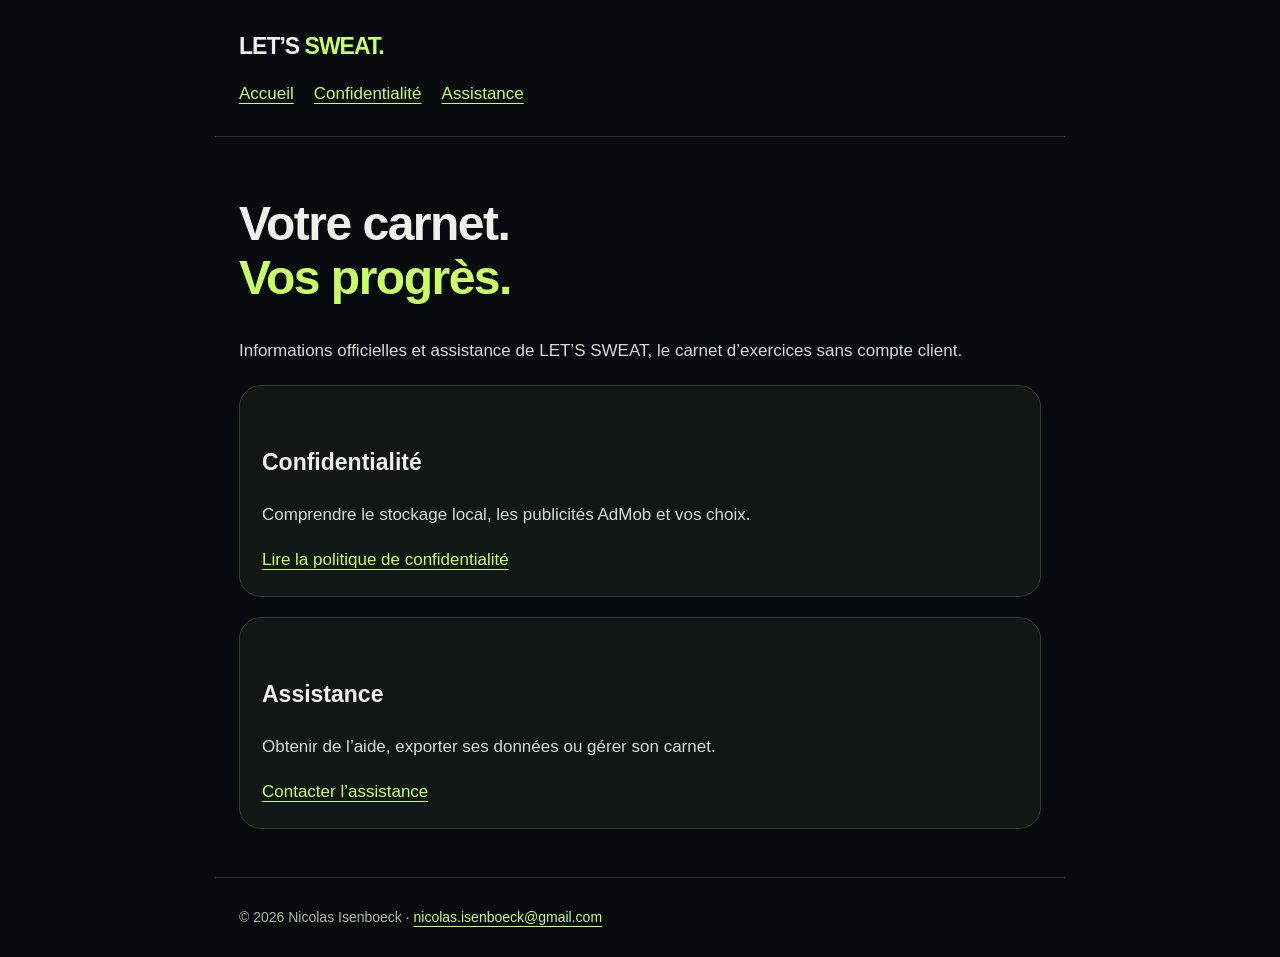
<file: index.html>
<!doctype html><html lang="fr"><head><meta charset="utf-8"><meta name="viewport" content="width=device-width,initial-scale=1"><meta name="robots" content="noindex"><meta name="description" content="Confidentialité et assistance de l’application LET’S SWEAT."><title>LET’S SWEAT — Informations et assistance</title><link rel="stylesheet" href="style.css"></head><body><header><strong class="logo">LET’S <span class="lime">SWEAT.</span></strong><nav aria-label="Navigation"><a href="index.html">Accueil</a><a href="privacy.html">Confidentialité</a><a href="support.html">Assistance</a></nav></header><main><h1>Votre carnet.<br><span class="lime">Vos progrès.</span></h1><p>Informations officielles et assistance de LET’S SWEAT, le carnet d’exercices sans compte client.</p><div class="card"><h2>Confidentialité</h2><p>Comprendre le stockage local, les publicités AdMob et vos choix.</p><a href="privacy.html">Lire la politique de confidentialité</a></div><div class="card"><h2>Assistance</h2><p>Obtenir de l’aide, exporter ses données ou gérer son carnet.</p><a href="support.html">Contacter l’assistance</a></div></main><footer>© 2026 Nicolas Isenboeck · <a href="mailto:nicolas.isenboeck@gmail.com">nicolas.isenboeck@gmail.com</a></footer></body></html>
</file>
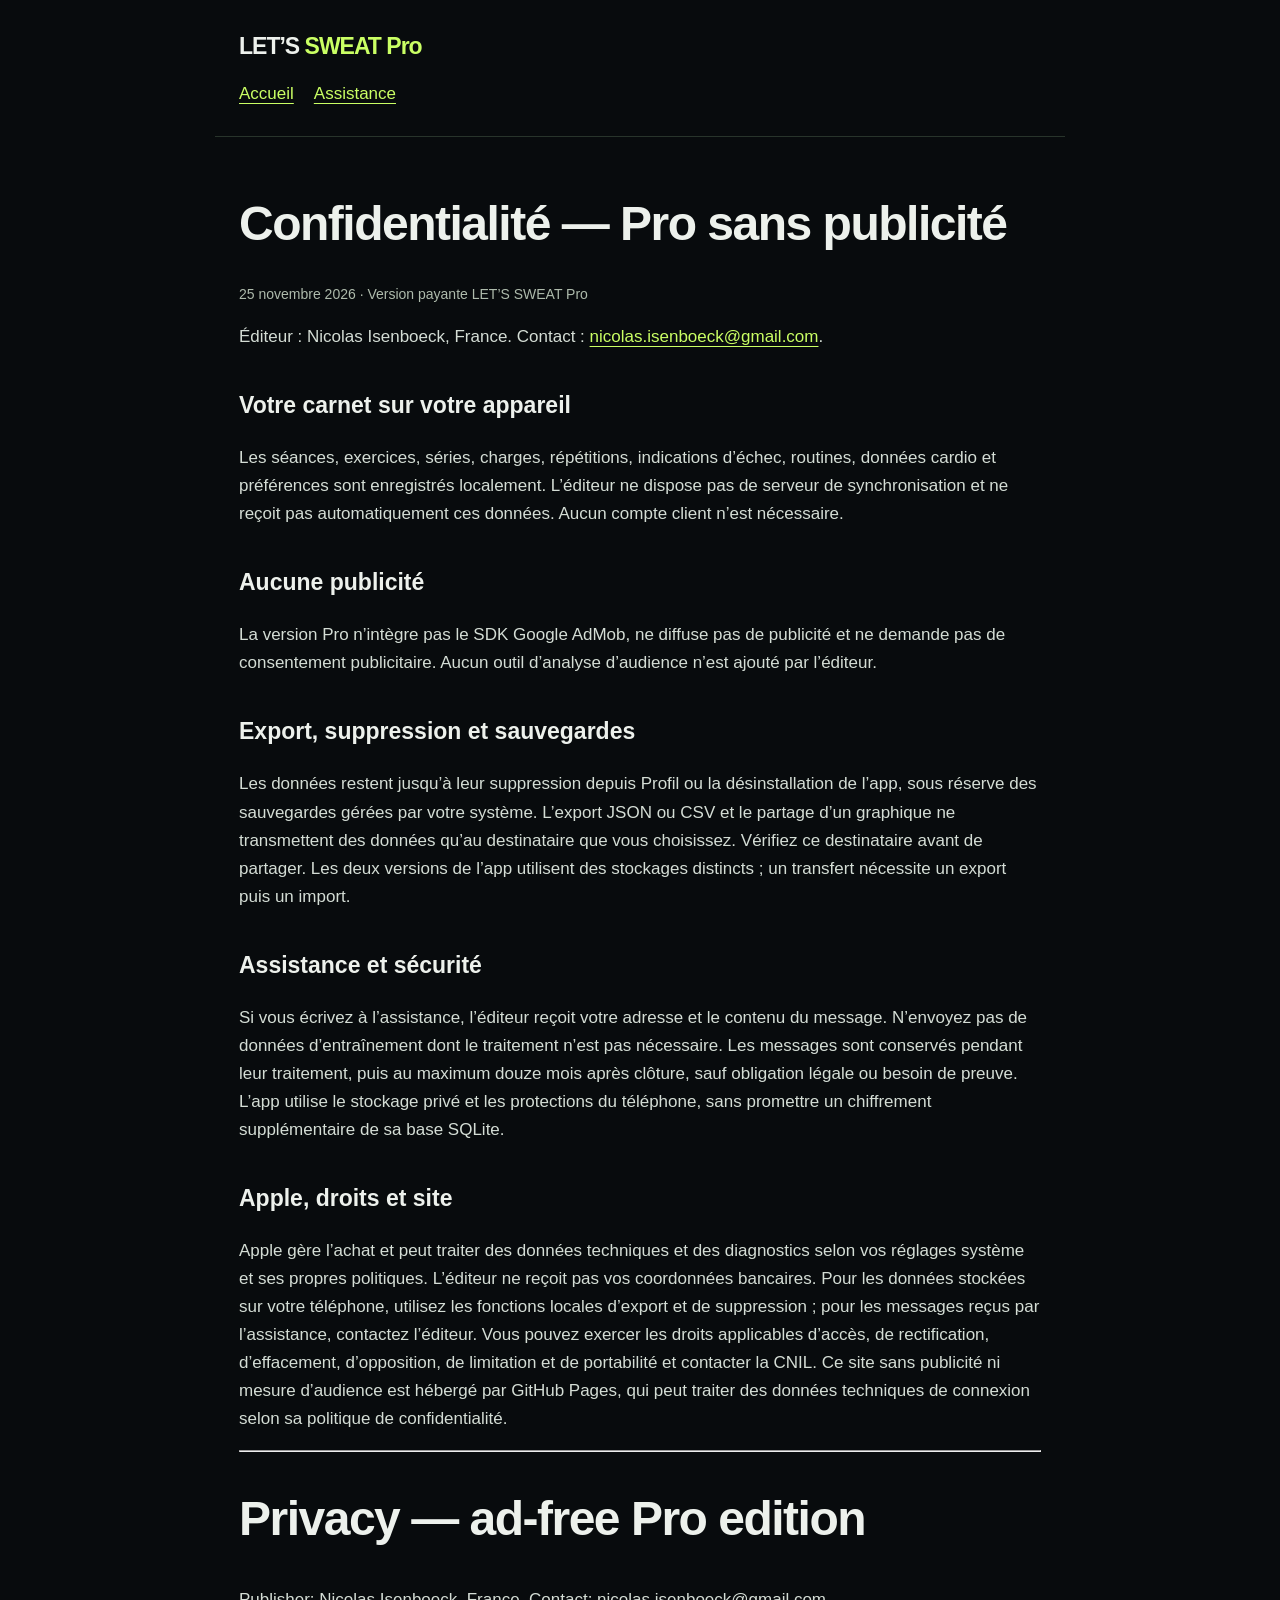
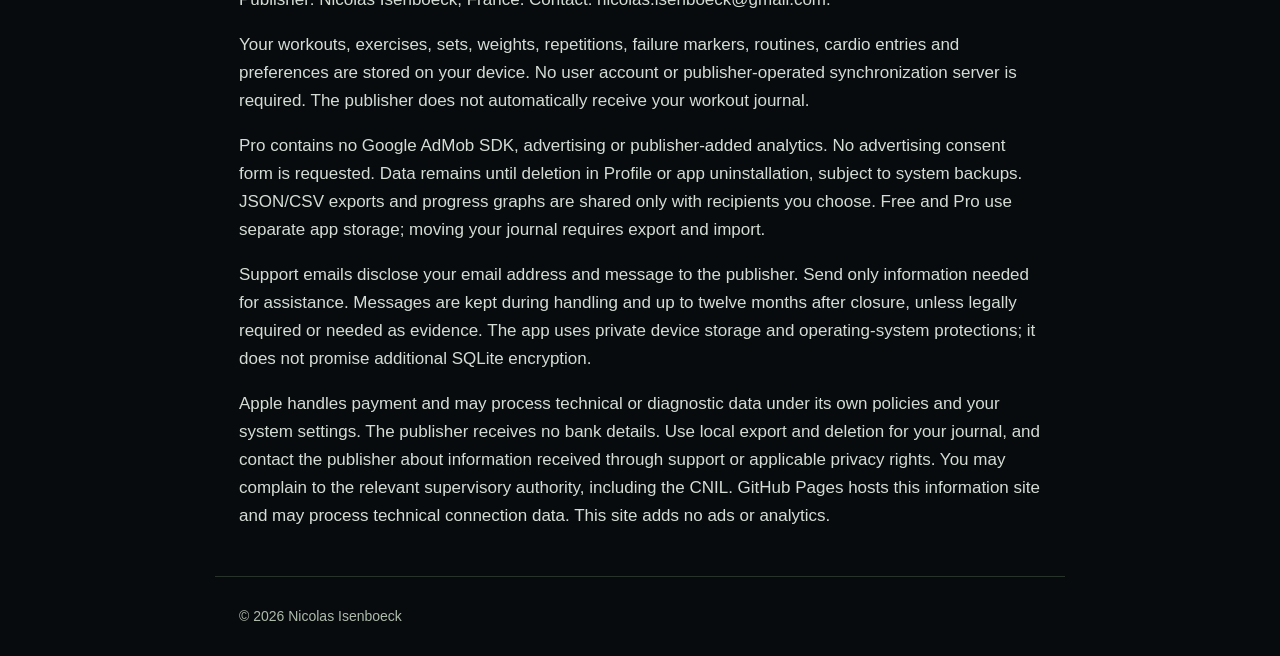
<file: privacy-pro.html>
<!doctype html><html lang="fr"><head><meta charset="utf-8"><meta name="viewport" content="width=device-width,initial-scale=1"><title>LET’S SWEAT Pro — Confidentialité / Privacy</title><link rel="stylesheet" href="style.css"></head><body><header><strong class="logo">LET’S <span class="lime">SWEAT Pro</span></strong><nav><a href="index.html">Accueil</a><a href="support.html">Assistance</a></nav></header><main><h1>Confidentialité — Pro sans publicité</h1><p class="date">25 novembre 2026 · Version payante LET’S SWEAT Pro</p><p>Éditeur : Nicolas Isenboeck, France. Contact : <a href="mailto:nicolas.isenboeck@gmail.com">nicolas.isenboeck@gmail.com</a>.</p><h2>Votre carnet sur votre appareil</h2><p>Les séances, exercices, séries, charges, répétitions, indications d’échec, routines, données cardio et préférences sont enregistrés localement. L’éditeur ne dispose pas de serveur de synchronisation et ne reçoit pas automatiquement ces données. Aucun compte client n’est nécessaire.</p><h2>Aucune publicité</h2><p>La version Pro n’intègre pas le SDK Google AdMob, ne diffuse pas de publicité et ne demande pas de consentement publicitaire. Aucun outil d’analyse d’audience n’est ajouté par l’éditeur.</p><h2>Export, suppression et sauvegardes</h2><p>Les données restent jusqu’à leur suppression depuis Profil ou la désinstallation de l’app, sous réserve des sauvegardes gérées par votre système. L’export JSON ou CSV et le partage d’un graphique ne transmettent des données qu’au destinataire que vous choisissez. Vérifiez ce destinataire avant de partager. Les deux versions de l’app utilisent des stockages distincts ; un transfert nécessite un export puis un import.</p><h2>Assistance et sécurité</h2><p>Si vous écrivez à l’assistance, l’éditeur reçoit votre adresse et le contenu du message. N’envoyez pas de données d’entraînement dont le traitement n’est pas nécessaire. Les messages sont conservés pendant leur traitement, puis au maximum douze mois après clôture, sauf obligation légale ou besoin de preuve. L’app utilise le stockage privé et les protections du téléphone, sans promettre un chiffrement supplémentaire de sa base SQLite.</p><h2>Apple, droits et site</h2><p>Apple gère l’achat et peut traiter des données techniques et des diagnostics selon vos réglages système et ses propres politiques. L’éditeur ne reçoit pas vos coordonnées bancaires. Pour les données stockées sur votre téléphone, utilisez les fonctions locales d’export et de suppression ; pour les messages reçus par l’assistance, contactez l’éditeur. Vous pouvez exercer les droits applicables d’accès, de rectification, d’effacement, d’opposition, de limitation et de portabilité et contacter la CNIL. Ce site sans publicité ni mesure d’audience est hébergé par GitHub Pages, qui peut traiter des données techniques de connexion selon sa politique de confidentialité.</p><hr><section lang="en"><h1>Privacy — ad-free Pro edition</h1><p>Publisher: Nicolas Isenboeck, France. Contact: nicolas.isenboeck@gmail.com.</p><p>Your workouts, exercises, sets, weights, repetitions, failure markers, routines, cardio entries and preferences are stored on your device. No user account or publisher-operated synchronization server is required. The publisher does not automatically receive your workout journal.</p><p>Pro contains no Google AdMob SDK, advertising or publisher-added analytics. No advertising consent form is requested. Data remains until deletion in Profile or app uninstallation, subject to system backups. JSON/CSV exports and progress graphs are shared only with recipients you choose. Free and Pro use separate app storage; moving your journal requires export and import.</p><p>Support emails disclose your email address and message to the publisher. Send only information needed for assistance. Messages are kept during handling and up to twelve months after closure, unless legally required or needed as evidence. The app uses private device storage and operating-system protections; it does not promise additional SQLite encryption.</p><p>Apple handles payment and may process technical or diagnostic data under its own policies and your system settings. The publisher receives no bank details. Use local export and deletion for your journal, and contact the publisher about information received through support or applicable privacy rights. You may complain to the relevant supervisory authority, including the CNIL. GitHub Pages hosts this information site and may process technical connection data. This site adds no ads or analytics.</p></section></main><footer>© 2026 Nicolas Isenboeck</footer></body></html>
</file>
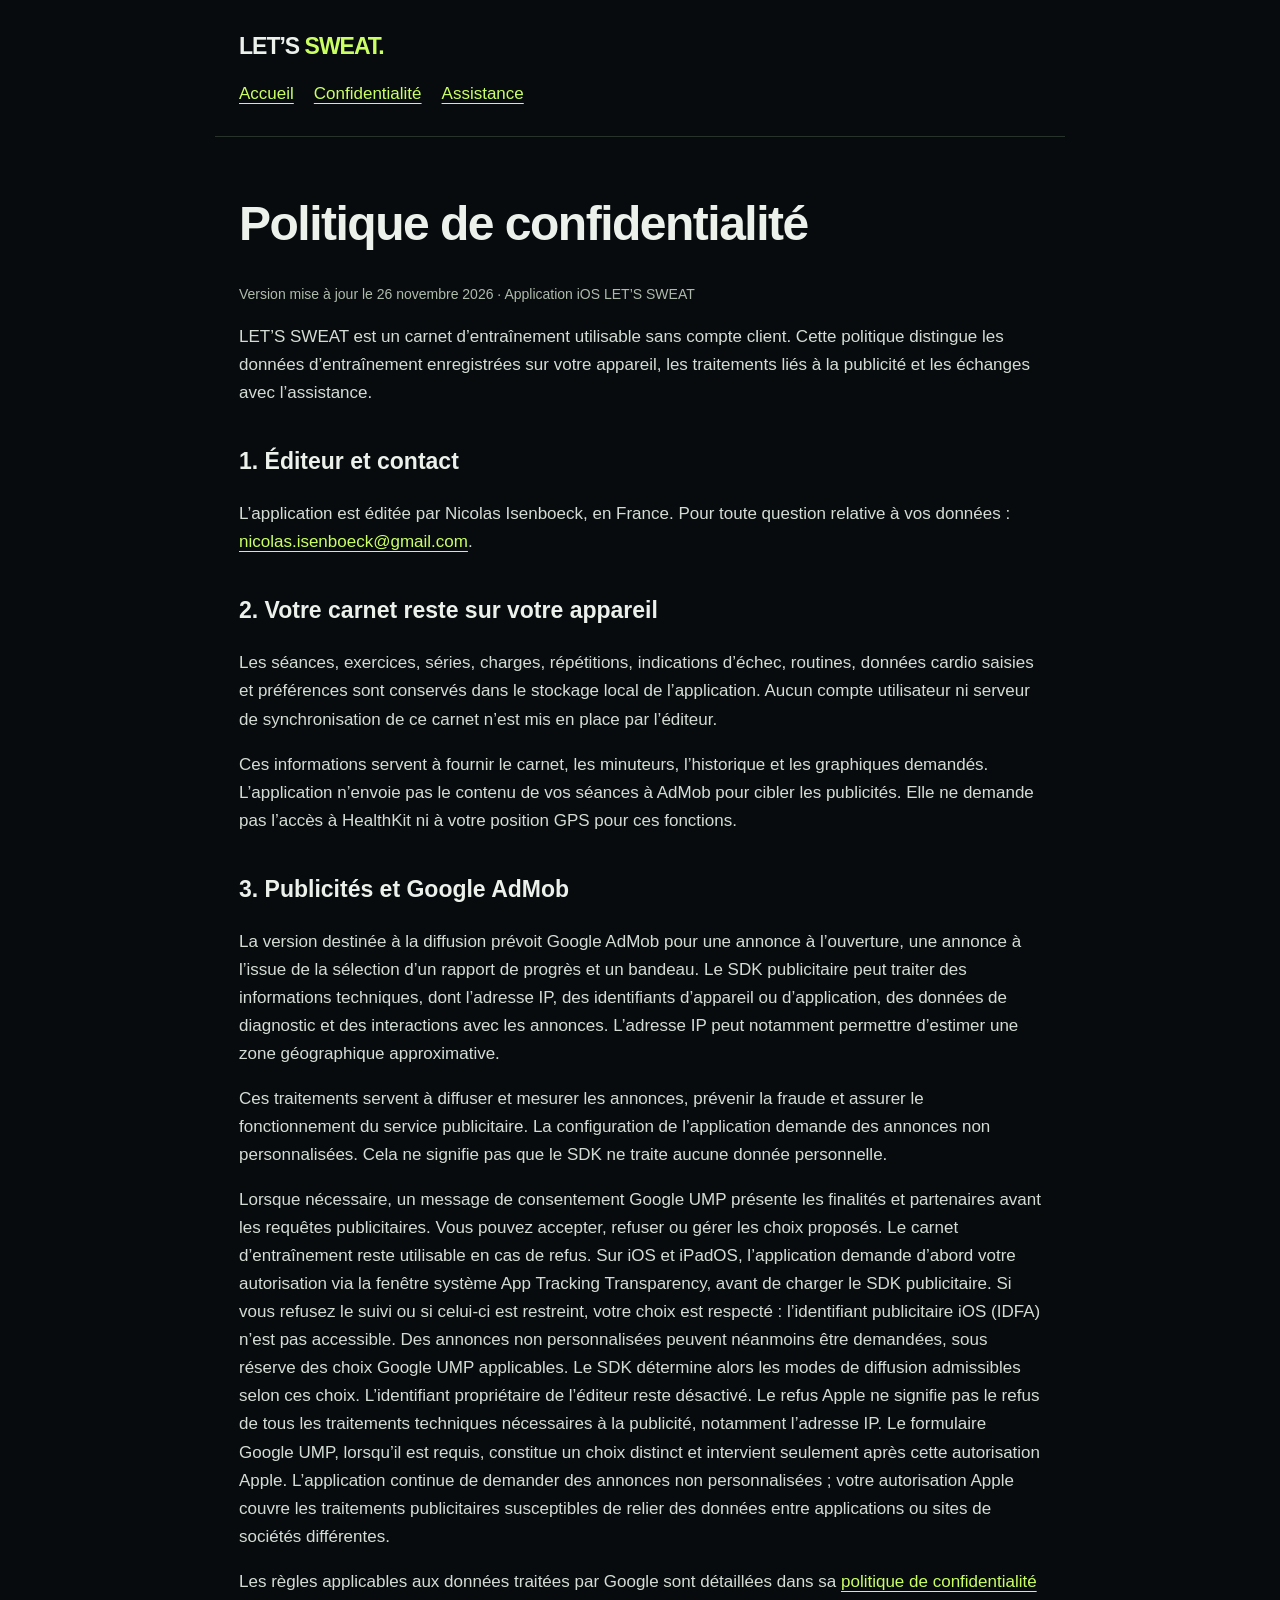
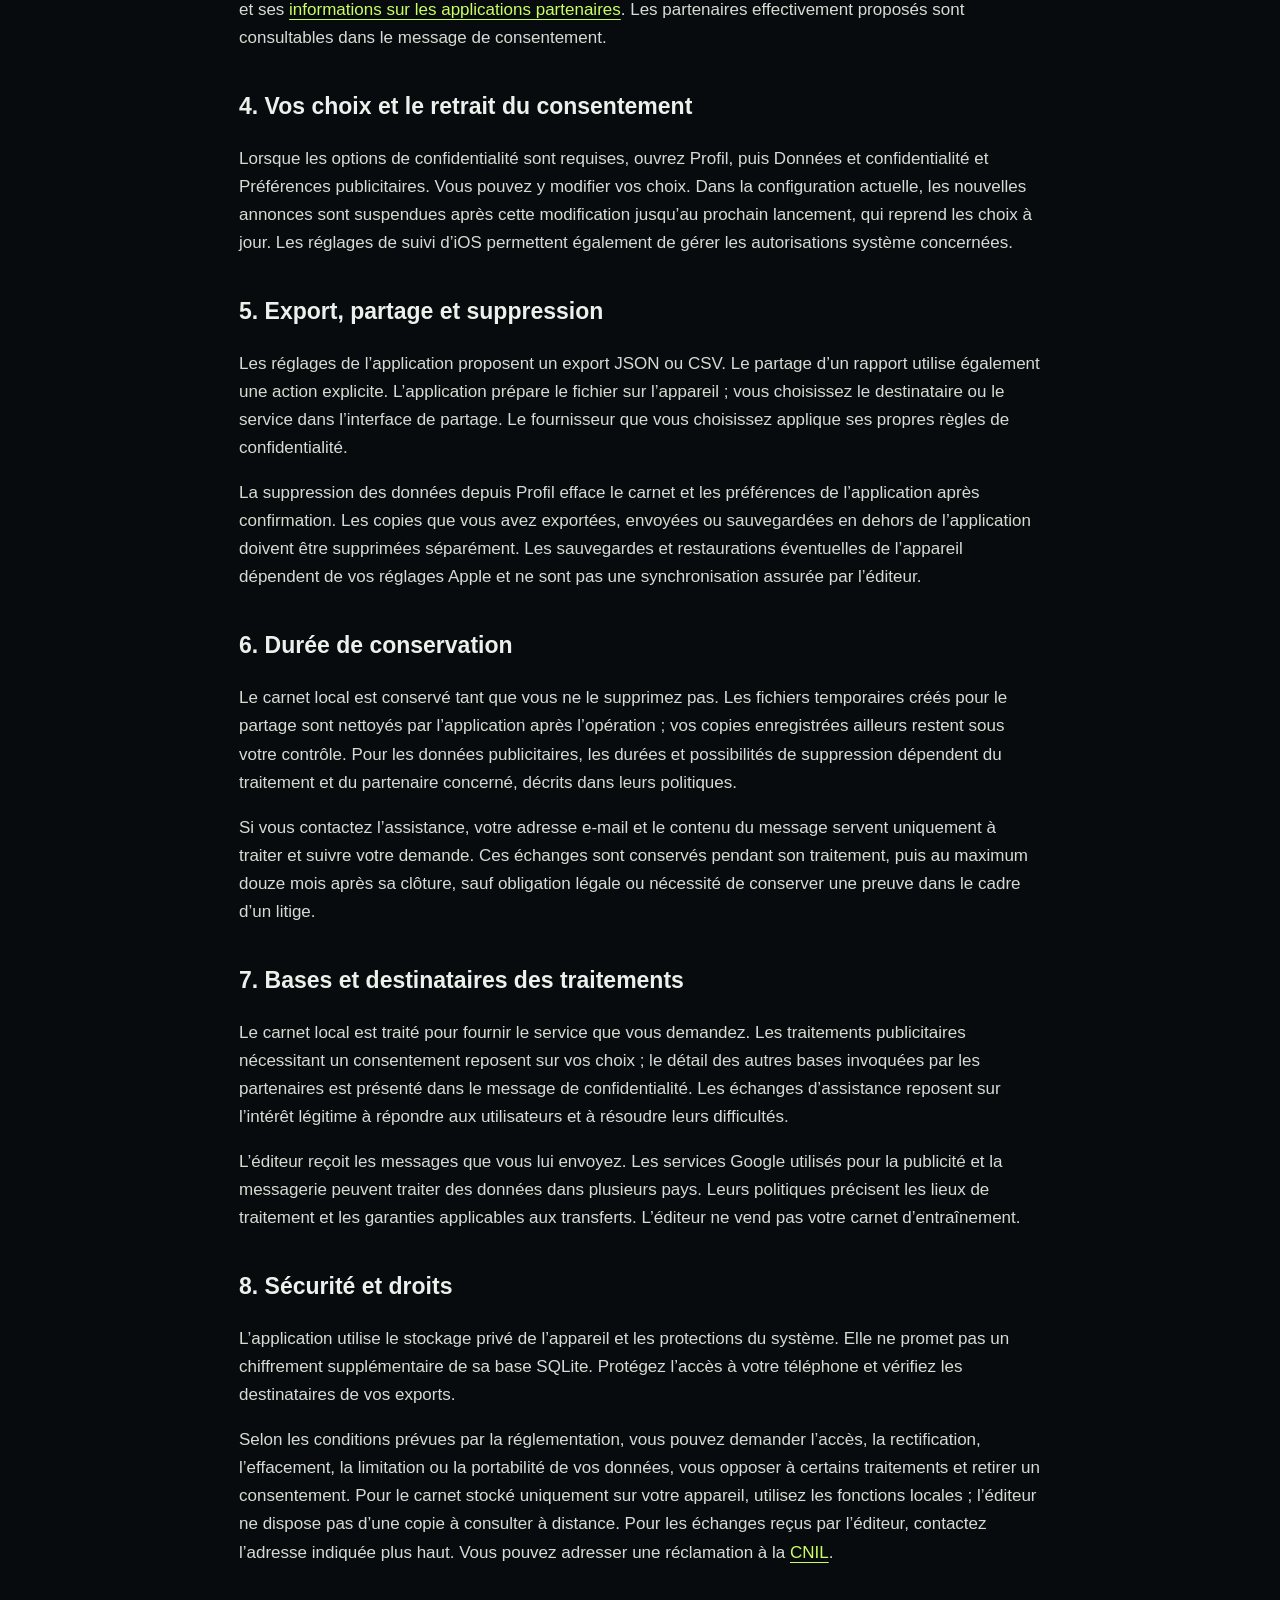
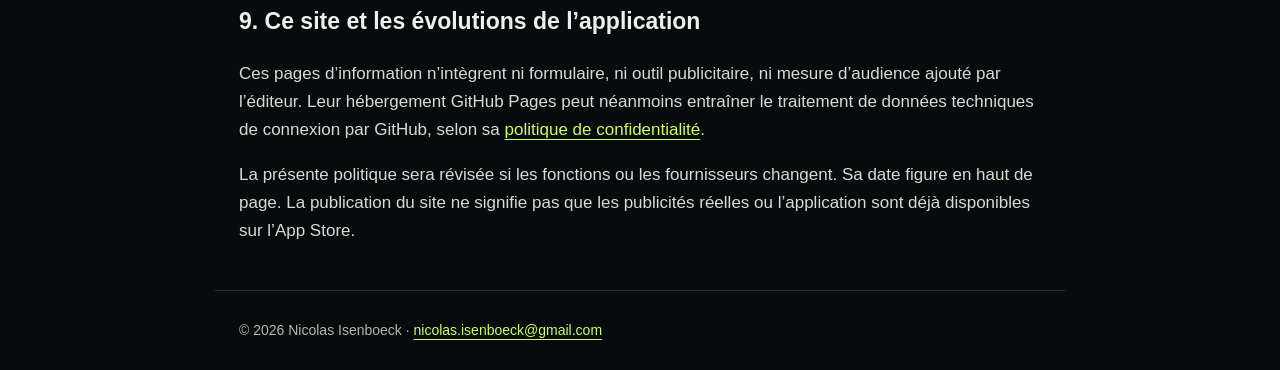
<file: privacy.html>
<!doctype html><html lang="fr"><head><meta charset="utf-8"><meta name="viewport" content="width=device-width,initial-scale=1"><meta name="robots" content="noindex"><meta name="description" content="Confidentialité et assistance de l’application LET’S SWEAT."><title>LET’S SWEAT — Politique de confidentialité</title><link rel="stylesheet" href="style.css"></head><body><header><strong class="logo">LET’S <span class="lime">SWEAT.</span></strong><nav aria-label="Navigation"><a href="index.html">Accueil</a><a href="privacy.html">Confidentialité</a><a href="support.html">Assistance</a></nav></header><main><h1>Politique de confidentialité</h1><p class="date">Version mise à jour le 26 novembre 2026 · Application iOS LET’S SWEAT</p>
<p>LET’S SWEAT est un carnet d’entraînement utilisable sans compte client. Cette politique distingue les données d’entraînement enregistrées sur votre appareil, les traitements liés à la publicité et les échanges avec l’assistance.</p>
<h2>1. Éditeur et contact</h2><p>L’application est éditée par Nicolas Isenboeck, en France. Pour toute question relative à vos données : <a href="mailto:nicolas.isenboeck@gmail.com">nicolas.isenboeck@gmail.com</a>.</p>
<h2>2. Votre carnet reste sur votre appareil</h2><p>Les séances, exercices, séries, charges, répétitions, indications d’échec, routines, données cardio saisies et préférences sont conservés dans le stockage local de l’application. Aucun compte utilisateur ni serveur de synchronisation de ce carnet n’est mis en place par l’éditeur.</p><p>Ces informations servent à fournir le carnet, les minuteurs, l’historique et les graphiques demandés. L’application n’envoie pas le contenu de vos séances à AdMob pour cibler les publicités. Elle ne demande pas l’accès à HealthKit ni à votre position GPS pour ces fonctions.</p>
<h2>3. Publicités et Google AdMob</h2><p>La version destinée à la diffusion prévoit Google AdMob pour une annonce à l’ouverture, une annonce à l’issue de la sélection d’un rapport de progrès et un bandeau. Le SDK publicitaire peut traiter des informations techniques, dont l’adresse IP, des identifiants d’appareil ou d’application, des données de diagnostic et des interactions avec les annonces. L’adresse IP peut notamment permettre d’estimer une zone géographique approximative.</p><p>Ces traitements servent à diffuser et mesurer les annonces, prévenir la fraude et assurer le fonctionnement du service publicitaire. La configuration de l’application demande des annonces non personnalisées. Cela ne signifie pas que le SDK ne traite aucune donnée personnelle.</p><p>Lorsque nécessaire, un message de consentement Google UMP présente les finalités et partenaires avant les requêtes publicitaires. Vous pouvez accepter, refuser ou gérer les choix proposés. Le carnet d’entraînement reste utilisable en cas de refus. Sur iOS et iPadOS, l’application demande d’abord votre autorisation via la fenêtre système App Tracking Transparency, avant de charger le SDK publicitaire. Si vous refusez le suivi ou si celui-ci est restreint, votre choix est respecté : l’identifiant publicitaire iOS (IDFA) n’est pas accessible. Des annonces non personnalisées peuvent néanmoins être demandées, sous réserve des choix Google UMP applicables. Le SDK détermine alors les modes de diffusion admissibles selon ces choix. L’identifiant propriétaire de l’éditeur reste désactivé. Le refus Apple ne signifie pas le refus de tous les traitements techniques nécessaires à la publicité, notamment l’adresse IP. Le formulaire Google UMP, lorsqu’il est requis, constitue un choix distinct et intervient seulement après cette autorisation Apple. L’application continue de demander des annonces non personnalisées ; votre autorisation Apple couvre les traitements publicitaires susceptibles de relier des données entre applications ou sites de sociétés différentes.</p><p>Les règles applicables aux données traitées par Google sont détaillées dans sa <a href="https://policies.google.com/privacy?hl=fr">politique de confidentialité</a> et ses <a href="https://policies.google.com/technologies/partner-sites?hl=fr">informations sur les applications partenaires</a>. Les partenaires effectivement proposés sont consultables dans le message de consentement.</p>
<h2>4. Vos choix et le retrait du consentement</h2><p>Lorsque les options de confidentialité sont requises, ouvrez Profil, puis Données et confidentialité et Préférences publicitaires. Vous pouvez y modifier vos choix. Dans la configuration actuelle, les nouvelles annonces sont suspendues après cette modification jusqu’au prochain lancement, qui reprend les choix à jour. Les réglages de suivi d’iOS permettent également de gérer les autorisations système concernées.</p>
<h2>5. Export, partage et suppression</h2><p>Les réglages de l’application proposent un export JSON ou CSV. Le partage d’un rapport utilise également une action explicite. L’application prépare le fichier sur l’appareil ; vous choisissez le destinataire ou le service dans l’interface de partage. Le fournisseur que vous choisissez applique ses propres règles de confidentialité.</p><p>La suppression des données depuis Profil efface le carnet et les préférences de l’application après confirmation. Les copies que vous avez exportées, envoyées ou sauvegardées en dehors de l’application doivent être supprimées séparément. Les sauvegardes et restaurations éventuelles de l’appareil dépendent de vos réglages Apple et ne sont pas une synchronisation assurée par l’éditeur.</p>
<h2>6. Durée de conservation</h2><p>Le carnet local est conservé tant que vous ne le supprimez pas. Les fichiers temporaires créés pour le partage sont nettoyés par l’application après l’opération ; vos copies enregistrées ailleurs restent sous votre contrôle. Pour les données publicitaires, les durées et possibilités de suppression dépendent du traitement et du partenaire concerné, décrits dans leurs politiques.</p><p>Si vous contactez l’assistance, votre adresse e-mail et le contenu du message servent uniquement à traiter et suivre votre demande. Ces échanges sont conservés pendant son traitement, puis au maximum douze mois après sa clôture, sauf obligation légale ou nécessité de conserver une preuve dans le cadre d’un litige.</p>
<h2>7. Bases et destinataires des traitements</h2><p>Le carnet local est traité pour fournir le service que vous demandez. Les traitements publicitaires nécessitant un consentement reposent sur vos choix ; le détail des autres bases invoquées par les partenaires est présenté dans le message de confidentialité. Les échanges d’assistance reposent sur l’intérêt légitime à répondre aux utilisateurs et à résoudre leurs difficultés.</p><p>L’éditeur reçoit les messages que vous lui envoyez. Les services Google utilisés pour la publicité et la messagerie peuvent traiter des données dans plusieurs pays. Leurs politiques précisent les lieux de traitement et les garanties applicables aux transferts. L’éditeur ne vend pas votre carnet d’entraînement.</p>
<h2>8. Sécurité et droits</h2><p>L’application utilise le stockage privé de l’appareil et les protections du système. Elle ne promet pas un chiffrement supplémentaire de sa base SQLite. Protégez l’accès à votre téléphone et vérifiez les destinataires de vos exports.</p><p>Selon les conditions prévues par la réglementation, vous pouvez demander l’accès, la rectification, l’effacement, la limitation ou la portabilité de vos données, vous opposer à certains traitements et retirer un consentement. Pour le carnet stocké uniquement sur votre appareil, utilisez les fonctions locales ; l’éditeur ne dispose pas d’une copie à consulter à distance. Pour les échanges reçus par l’éditeur, contactez l’adresse indiquée plus haut. Vous pouvez adresser une réclamation à la <a href="https://www.cnil.fr/fr/plaintes">CNIL</a>.</p>
<h2>9. Ce site et les évolutions de l’application</h2><p>Ces pages d’information n’intègrent ni formulaire, ni outil publicitaire, ni mesure d’audience ajouté par l’éditeur. Leur hébergement GitHub Pages peut néanmoins entraîner le traitement de données techniques de connexion par GitHub, selon sa <a href="https://docs.github.com/en/site-policy/privacy-policies/github-general-privacy-statement">politique de confidentialité</a>.</p><p>La présente politique sera révisée si les fonctions ou les fournisseurs changent. Sa date figure en haut de page. La publication du site ne signifie pas que les publicités réelles ou l’application sont déjà disponibles sur l’App Store.</p></main><footer>© 2026 Nicolas Isenboeck · <a href="mailto:nicolas.isenboeck@gmail.com">nicolas.isenboeck@gmail.com</a></footer></body></html>
</file>
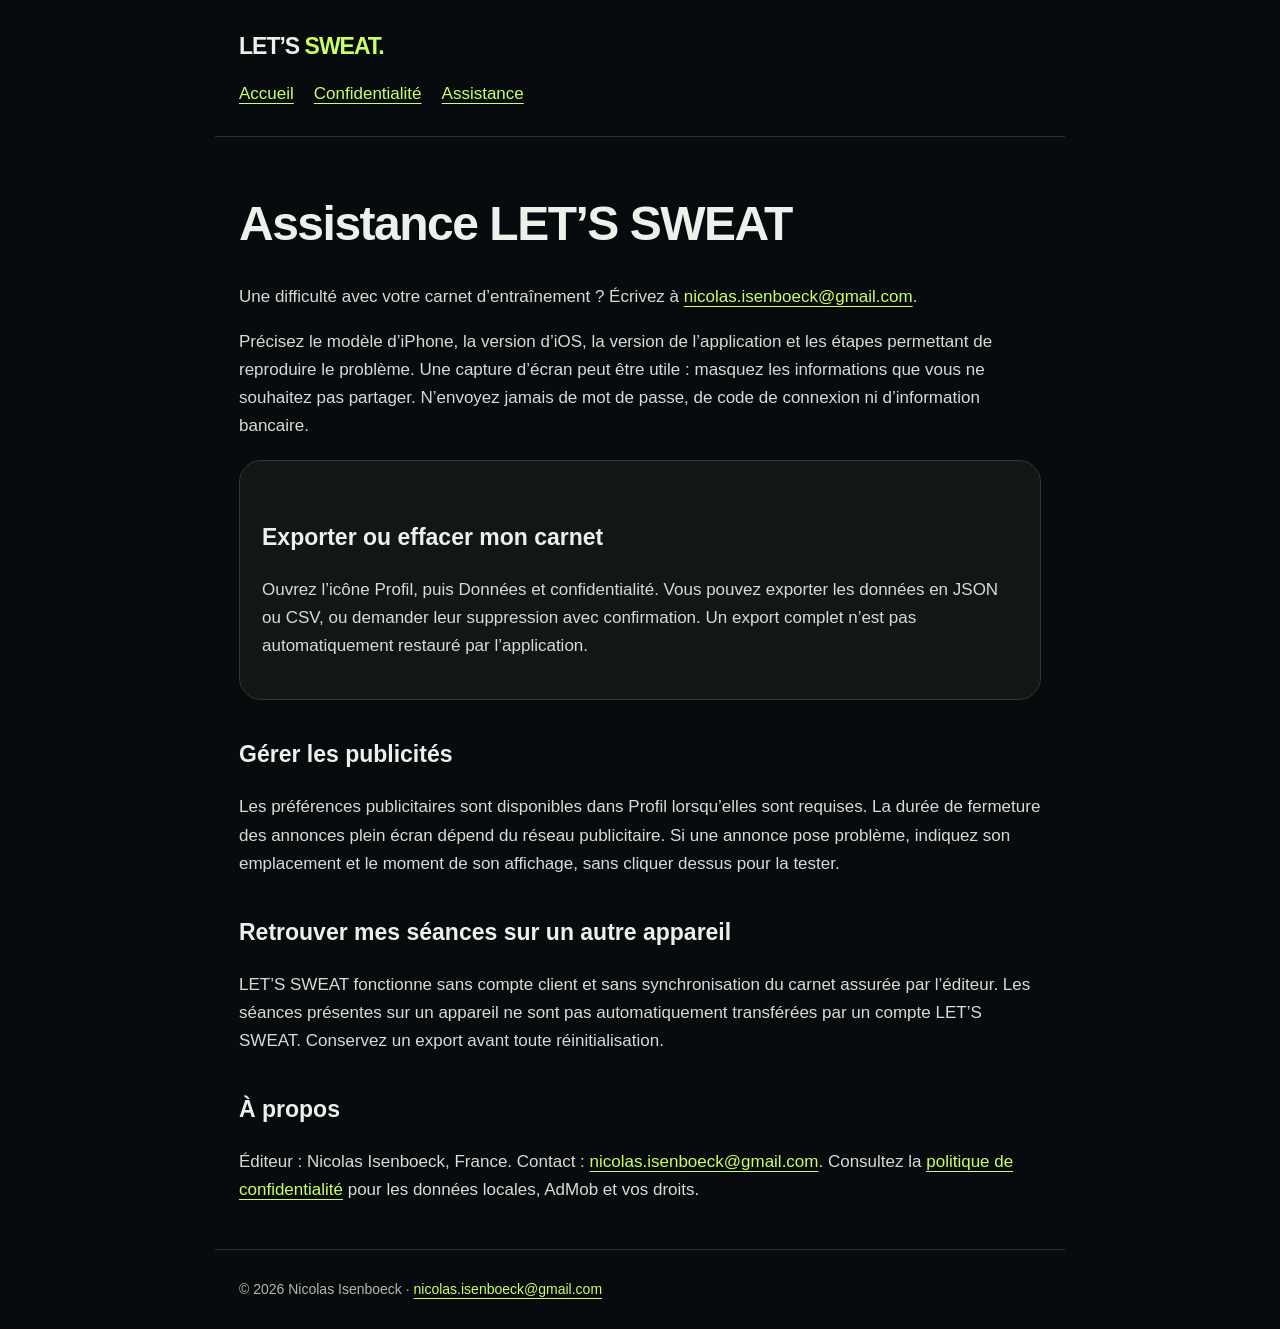
<file: support.html>
<!doctype html><html lang="fr"><head><meta charset="utf-8"><meta name="viewport" content="width=device-width,initial-scale=1"><meta name="robots" content="noindex"><meta name="description" content="Confidentialité et assistance de l’application LET’S SWEAT."><title>LET’S SWEAT — Assistance</title><link rel="stylesheet" href="style.css"></head><body><header><strong class="logo">LET’S <span class="lime">SWEAT.</span></strong><nav aria-label="Navigation"><a href="index.html">Accueil</a><a href="privacy.html">Confidentialité</a><a href="support.html">Assistance</a></nav></header><main><h1>Assistance LET’S SWEAT</h1><p>Une difficulté avec votre carnet d’entraînement ? Écrivez à <a href="mailto:nicolas.isenboeck@gmail.com?subject=Assistance%20LET%27S%20SWEAT">nicolas.isenboeck@gmail.com</a>.</p><p>Précisez le modèle d’iPhone, la version d’iOS, la version de l’application et les étapes permettant de reproduire le problème. Une capture d’écran peut être utile : masquez les informations que vous ne souhaitez pas partager. N’envoyez jamais de mot de passe, de code de connexion ni d’information bancaire.</p>
<section class="card"><h2>Exporter ou effacer mon carnet</h2><p>Ouvrez l’icône Profil, puis Données et confidentialité. Vous pouvez exporter les données en JSON ou CSV, ou demander leur suppression avec confirmation. Un export complet n’est pas automatiquement restauré par l’application.</p></section>
<h2>Gérer les publicités</h2><p>Les préférences publicitaires sont disponibles dans Profil lorsqu’elles sont requises. La durée de fermeture des annonces plein écran dépend du réseau publicitaire. Si une annonce pose problème, indiquez son emplacement et le moment de son affichage, sans cliquer dessus pour la tester.</p>
<h2>Retrouver mes séances sur un autre appareil</h2><p>LET’S SWEAT fonctionne sans compte client et sans synchronisation du carnet assurée par l’éditeur. Les séances présentes sur un appareil ne sont pas automatiquement transférées par un compte LET’S SWEAT. Conservez un export avant toute réinitialisation.</p>
<h2>À propos</h2><p>Éditeur : Nicolas Isenboeck, France. Contact : <a href="mailto:nicolas.isenboeck@gmail.com">nicolas.isenboeck@gmail.com</a>. Consultez la <a href="privacy.html">politique de confidentialité</a> pour les données locales, AdMob et vos droits.</p></main><footer>© 2026 Nicolas Isenboeck · <a href="mailto:nicolas.isenboeck@gmail.com">nicolas.isenboeck@gmail.com</a></footer></body></html>
</file>
<file: style.css>
*{box-sizing:border-box}html{color-scheme:dark}body{margin:0;background:#080b0d;color:#edf1ec;font:17px/1.65 -apple-system,BlinkMacSystemFont,"Segoe UI",sans-serif}header,main,footer{max-width:850px;margin:auto;padding:28px 24px}header{border-bottom:1px solid #28342b}strong.logo{font-size:23px;letter-spacing:-1px}.lime,a{color:#caff64}nav{display:flex;gap:20px;flex-wrap:wrap;margin-top:14px}a{text-underline-offset:4px}a:focus-visible{outline:3px solid #caff64;outline-offset:5px}h1{font-size:clamp(32px,6vw,48px);line-height:1.12;letter-spacing:-1.5px}h2{font-size:23px;margin-top:36px}p,li{color:#d4ddd5}.draft{padding:12px 18px;border:1px solid #65763d;border-radius:14px;background:#172015;font-size:14px}.date,footer{font-size:14px;color:#aebbac}section{scroll-margin-top:20px}footer{border-top:1px solid #28342b}li{margin-bottom:8px}.card{background:#111714;border:1px solid #2c3930;padding:22px;border-radius:22px;margin:20px 0}code{overflow-wrap:anywhere}@media(max-width:450px){header,main,footer{padding:22px 18px}nav{gap:14px}body{font-size:16px}}
</file>
